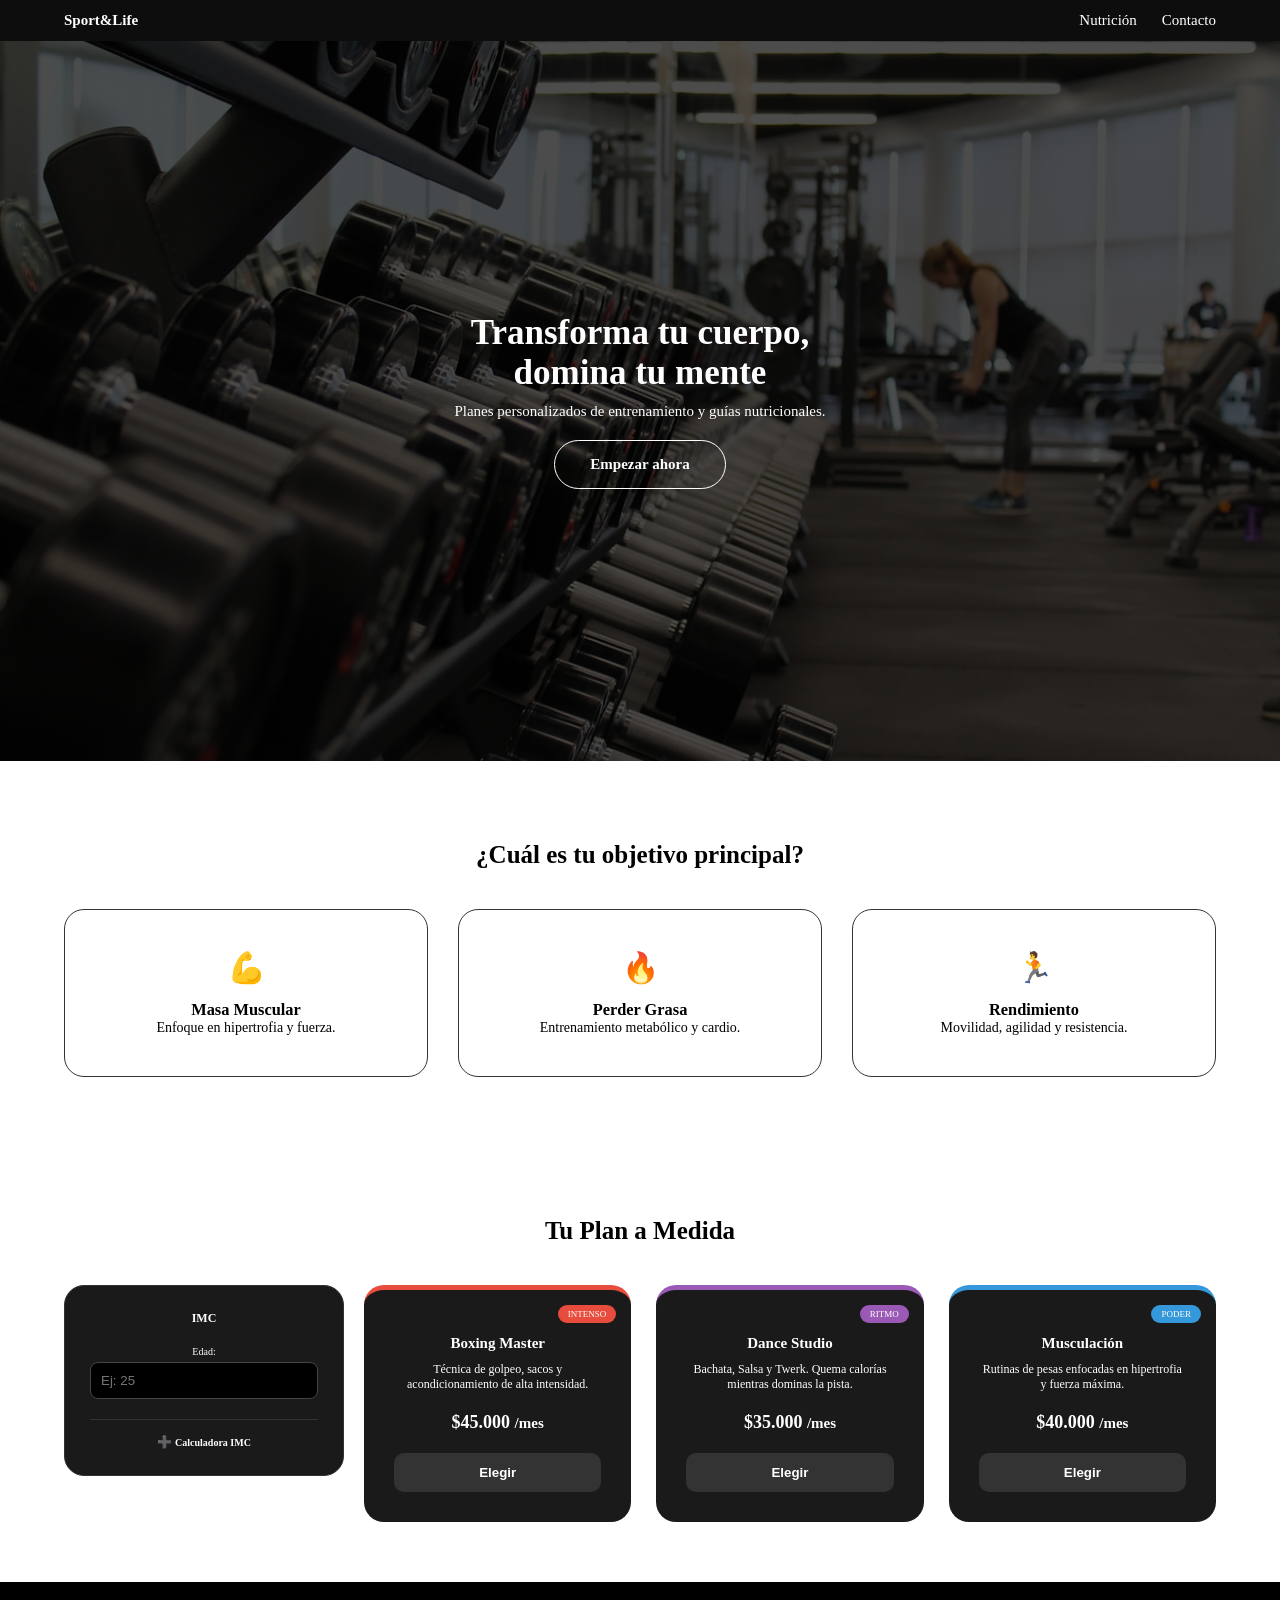
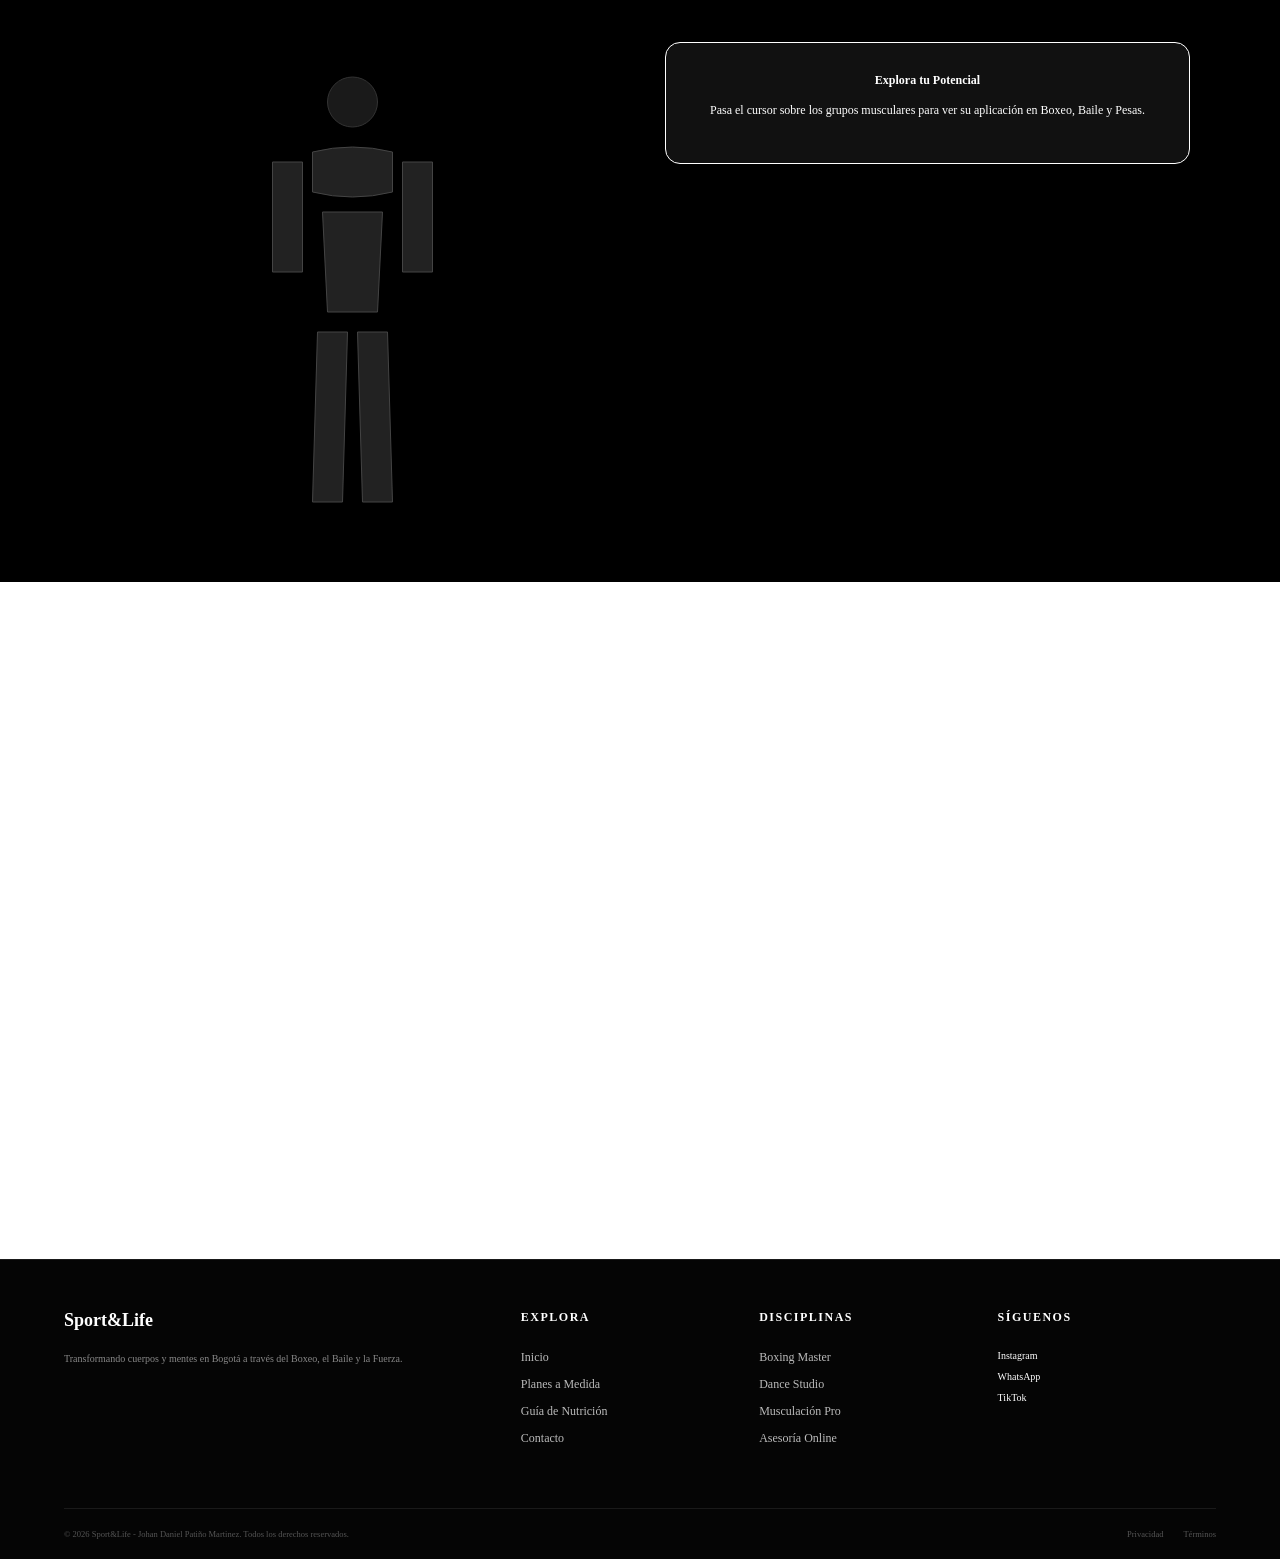
<file: index.html>
<!doctype html>
<html lang="en">
  <head>
    <meta charset="UTF-8" />
    <meta name="viewport" content="width=device-width, initial-scale=1.0" />
    <title>Sport&Life</title>
    <link rel="stylesheet" href="style.css" />
  </head>
  <body>
    <header class="header-main">
      <div class="header-logo">
        <a class="text_primary" href="./index.html"
          >Sport&<span class="text-primary">Life</span></a
        >
      </div>
      <nav class="nav-principal">
        <ul class="nav-list">
          <li class="nav-item">
            <a href="./nutricion.html" target="_blank" class="nav-link"
              >Nutrición</a
            >
          </li>
          <li class="nav-item">
            <a href="./contacto.html" target="_blank" class="nav-link"
              >Contacto</a
            >
          </li>
        </ul>
      </nav>
    </header>

    <main>
      <section class="hero">
        <div class="hero-content">
          <h1>Transforma tu cuerpo, <br />domina tu mente</h1>
          <p>Planes personalizados de entrenamiento y guías nutricionales.</p>
          <a href="#objetivos" class="btn-primary">Empezar ahora</a>
        </div>
      </section>

      <section id="objetivos" class="section-objetivos">
        <h2>¿Cuál es tu objetivo principal?</h2>
        <div class="grid-layout">
          <a href="#" class="card-objetivo">
            <span class="icon">💪</span>
            <h3>Masa Muscular</h3>
            <p>Enfoque en hipertrofia y fuerza.</p>
          </a>
          <a href="#" class="card-objetivo">
            <span class="icon">🔥</span>
            <h3>Perder Grasa</h3>
            <p>Entrenamiento metabólico y cardio.</p>
          </a>
          <a href="#" class="card-objetivo">
            <span class="icon">🏃</span>
            <h3>Rendimiento</h3>
            <p>Movilidad, agilidad y resistencia.</p>
          </a>
        </div>
      </section>

      <section class="section-plans">
        <h2 class="section-title">Tu Plan a Medida</h2>

        <div class="plans-container">
          <aside class="profile-sidebar">
            <div class="profile-card">
              <h3 class="profile-title">IMC</h3>

              <div class="input-group">
                <label>Edad:</label>
                <input type="number" class="input-field" placeholder="Ej: 25" />
              </div>

              <details class="bmi-dropdown">
                <summary class="bmi-summary">Calculadora IMC</summary>
                <div class="bmi-content">
                  <input
                    type="number"
                    id="peso"
                    class="input-field"
                    placeholder="Peso (kg)"
                  />
                  <input
                    type="number"
                    id="estatura"
                    class="input-field"
                    placeholder="Estatura (cm)"
                  />

                  <button
                    type="button"
                    class="btn-select_imc"
                    onclick="calcularIMC()"
                  >
                    Calcular
                  </button>

                  <div id="resultado-imc" class="resultado-box">
                    <span id="imc-numero">0.0</span>
                    <small id="imc-estado"></small>
                  </div>

                  <p class="bmi-note">
                    *El IMC ayuda a definir tu punto de partida.
                  </p>
                </div>
              </details>
            </div>
          </aside>

          <div class="services-grid">
            <article class="service-item service-boxing">
              <div class="service-badge">Intenso</div>
              <h3 class="service-name">Boxing Master</h3>
              <p class="service-desc">
                Técnica de golpeo, sacos y acondicionamiento de alta intensidad.
              </p>
              <div class="service-price">$45.000 <small>/mes</small></div>
              <button class="btn-select">Elegir</button>
            </article>

            <article class="service-item service-dance">
              <div class="service-badge badge-dance">Ritmo</div>
              <h3 class="service-name">Dance Studio</h3>
              <p class="service-desc">
                Bachata, Salsa y Twerk. Quema calorías mientras dominas la
                pista.
              </p>
              <div class="service-price">$35.000 <small>/mes</small></div>
              <button class="btn-select">Elegir</button>
            </article>

            <article class="service-item service-gym">
              <div class="service-badge badge-gym">Poder</div>
              <h3 class="service-name">Musculación</h3>
              <p class="service-desc">
                Rutinas de pesas enfocadas en hipertrofia y fuerza máxima.
              </p>
              <div class="service-price">$40.000 <small>/mes</small></div>
              <button class="btn-select">Elegir</button>
            </article>
          </div>
        </div>
      </section>

      <section class="anatomy-main">
        <div class="anatomy-grid">
          <div class="anatomy-visual">
            <svg viewBox="0 0 300 500" class="svg-body">
              <circle cx="150" cy="60" r="25" class="body-part" />

              <path
                class="muscle-trigger m-pecho"
                d="M110,110 Q150,100 190,110 L190,150 Q150,160 110,150 Z"
              />

              <path
                class="muscle-trigger m-brazos"
                d="M70,120 L100,120 L100,230 L70,230 Z"
              />
              <path
                class="muscle-trigger m-brazos"
                d="M200,120 L230,120 L230,230 L200,230 Z"
              />

              <path
                class="muscle-trigger m-abdomen"
                d="M120,170 L180,170 L175,270 L125,270 Z"
              />

              <path
                class="muscle-trigger m-piernas"
                d="M115,290 L145,290 L140,460 L110,460 Z"
              />
              <path
                class="muscle-trigger m-piernas"
                d="M155,290 L185,290 L190,460 L160,460 Z"
              />
            </svg>
          </div>

          <div class="anatomy-content">
            <div class="info-card-muscle card-default">
              <h2 class="text-white">Explora tu Potencial</h2>
              <p class="text-white">
                Pasa el cursor sobre los grupos musculares para ver su
                aplicación en Boxeo, Baile y Pesas.
              </p>
            </div>

            <div class="info-card-muscle card-pecho">
              <h2 class="text-white">Pectorales (Pecho)</h2>
              <p class="text-white">
                Fundamental para la potencia del "Jab" en boxeo y ejercicios de
                empuje en el gimnasio.
              </p>
              <span class="label">Fuerza Explosiva</span>
            </div>

            <div class="info-card-muscle card-brazos">
              <h2 class="text-white">Bíceps y Tríceps</h2>
              <p class="text-white">
                Soporte vital en ganchos de boxeo y estabilidad en movimientos
                de baile urbano.
              </p>
              <span class="label">Resistencia Muscular</span>
            </div>

            <div class="info-card-muscle card-abdomen">
              <h2 class="text-white">Core (Abdomen)</h2>
              <p class="text-white">
                El centro de gravedad. Crucial para los giros de cadera en la
                Salsa y la estabilidad en el Twerk.
              </p>
              <span class="label">Control y Balance</span>
            </div>

            <div class="info-card-muscle card-piernas">
              <h2 class="text-white">Tren Inferior</h2>
              <p class="text-white">
                La base de todo. Potencia en sentadillas y agilidad extrema en
                los pasos de Bachata.
              </p>
              <span class="label">Potencia Base</span>
            </div>
          </div>
        </div>
      </section>
    </main>

    <footer class="footer-site">
      <div class="footer-container">
        <div class="footer-column branding">
          <h2 class="footer-logo">
            Sport&<span class="text-primary">Life</span>
          </h2>
          <p class="footer-tagline">
            Transformando cuerpos y mentes en Bogotá a través del Boxeo, el
            Baile y la Fuerza.
          </p>
        </div>

        <div class="footer-column">
          <h4 class="footer-title">Explora</h4>
          <ul class="footer-links">
            <li><a href="index.html">Inicio</a></li>
            <li><a href="index.html#planes">Planes a Medida</a></li>
            <li><a href="nutricion.html">Guía de Nutrición</a></li>
            <li><a href="#contacto">Contacto</a></li>
          </ul>
        </div>

        <div class="footer-column">
          <h4 class="footer-title">Disciplinas</h4>
          <ul class="footer-links">
            <li><a href="#">Boxing Master</a></li>
            <li><a href="#">Dance Studio</a></li>
            <li><a href="#">Musculación Pro</a></li>
            <li><a href="#">Asesoría Online</a></li>
          </ul>
        </div>

        <div class="footer-column">
          <h4 class="footer-title">Síguenos</h4>
          <div class="social-icons">
            <a href="#" class="social-link">Instagram</a>
            <a href="#" class="social-link">WhatsApp</a>
            <a href="#" class="social-link">TikTok</a>
          </div>
        </div>
      </div>

      <div class="footer-bottom">
        <p>
          &copy; 2026 Sport&Life - Johan Daniel Patiño Martinez. Todos los
          derechos reservados.
        </p>
        <div class="legal-links">
          <a href="#">Privacidad</a>
          <a href="#">Términos</a>
        </div>
      </div>
    </footer>

    <script src="imc.js"></script>
  </body>
</html>
</file>
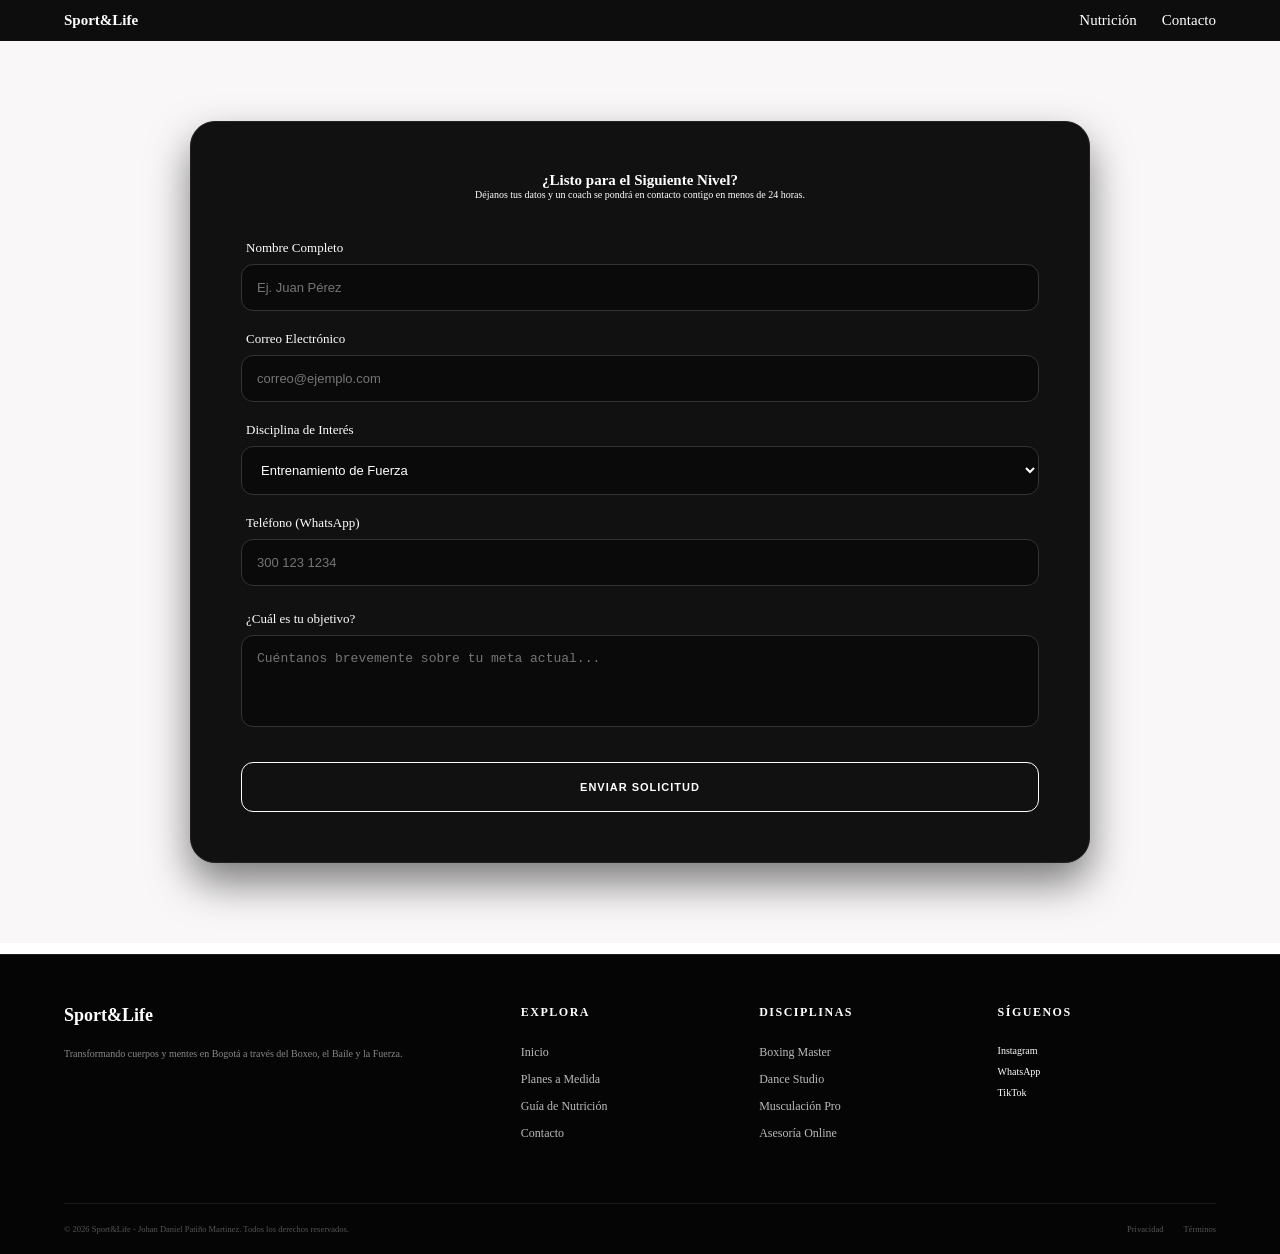
<file: contacto.html>
<!doctype html>
<html lang="en">
  <head>
    <meta charset="UTF-8" />
    <meta name="viewport" content="width=device-width, initial-scale=1.0" />
    <title>Contacto</title>
    <link rel="stylesheet" href="contacto.css" />
  </head>
  <body>
    <header class="header-main">
      <div class="header-logo">
        <a class="text_primary" href="./index.html"
          >Sport&<span class="text-primary">Life</span></a
        >
      </div>
      <nav class="nav-principal">
        <ul class="nav-list">
          <li class="nav-item">
            <a href="./nutricion.html" target="_blank" class="nav-link"
              >Nutrición</a
            >
          </li>
          <li class="nav-item">
            <a href="./contacto.html" target="_blank" class="nav-link"
              >Contacto</a
            >
          </li>
        </ul>
      </nav>
    </header>

    <main>
      <section class="section-contact">
        <div class="contact-container">
          <div class="contact-header">
            <h2 class="section-title">
              ¿Listo para el <span class="text-primary">Siguiente Nivel</span>?
            </h2>
            <p class="text-white">
              Déjanos tus datos y un coach se pondrá en contacto contigo en
              menos de 24 horas.
            </p>
          </div>

          <form action="#" class="contact-form">
            <div class="form-grid">
              <div class="input-group">
                <label for="name" class="text-white">Nombre Completo</label>
                <input
                  type="text"
                  id="name"
                  placeholder="Ej. Juan Pérez"
                  required
                />
              </div>

              <div class="input-group">
                <label for="email" class="text-white">Correo Electrónico</label>
                <input
                  type="email"
                  id="email"
                  placeholder="correo@ejemplo.com"
                  required
                />
              </div>

              <div class="input-group">
                <label for="interest" class="text-white"
                  >Disciplina de Interés</label
                >
                <select id="interest">
                  <option value="pesas">Entrenamiento de Fuerza</option>
                  <option value="boxeo">Boxeo / HIIT</option>
                  <option value="baile">Baile (Salsa, Bachata, Twerk)</option>
                  <option value="nutricion">Asesoría Nutricional</option>
                </select>
              </div>

              <div class="input-group">
                <label for="phone" class="text-white"
                  >Teléfono (WhatsApp)</label
                >
                <input
                  type="tel"
                  id="phone"
                  placeholder="300 123 1234"
                  maxlength="10"
                  pattern="[0-9]{10}"
                  required
                />
              </div>
            </div>

            <div class="input-group">
              <label for="message" class="text-white"
                >¿Cuál es tu objetivo?</label
              >
              <textarea
                id="message"
                rows="4"
                placeholder="Cuéntanos brevemente sobre tu meta actual..."
              ></textarea>
            </div>

            <button type="submit" class="btn-submit">Enviar Solicitud</button>
          </form>
        </div>
      </section>
    </main>

    <footer class="footer-site">
      <div class="footer-container">
        <div class="footer-column branding">
          <h2 class="footer-logo">
            Sport&<span class="text-primary">Life</span>
          </h2>
          <p class="footer-tagline">
            Transformando cuerpos y mentes en Bogotá a través del Boxeo, el
            Baile y la Fuerza.
          </p>
        </div>

        <div class="footer-column">
          <h4 class="footer-title">Explora</h4>
          <ul class="footer-links">
            <li><a href="index.html">Inicio</a></li>
            <li><a href="index.html#planes">Planes a Medida</a></li>
            <li><a href="nutricion.html">Guía de Nutrición</a></li>
            <li><a href="#contacto">Contacto</a></li>
          </ul>
        </div>

        <div class="footer-column">
          <h4 class="footer-title">Disciplinas</h4>
          <ul class="footer-links">
            <li><a href="#">Boxing Master</a></li>
            <li><a href="#">Dance Studio</a></li>
            <li><a href="#">Musculación Pro</a></li>
            <li><a href="#">Asesoría Online</a></li>
          </ul>
        </div>

        <div class="footer-column">
          <h4 class="footer-title">Síguenos</h4>
          <div class="social-icons">
            <a href="#" class="social-link">Instagram</a>
            <a href="#" class="social-link">WhatsApp</a>
            <a href="#" class="social-link">TikTok</a>
          </div>
        </div>
      </div>

      <div class="footer-bottom">
        <p>
          &copy; 2026 Sport&Life - Johan Daniel Patiño Martinez. Todos los
          derechos reservados.
        </p>
        <div class="legal-links">
          <a href="#">Privacidad</a>
          <a href="#">Términos</a>
        </div>
      </div>
    </footer>
  </body>
</html>
</file>
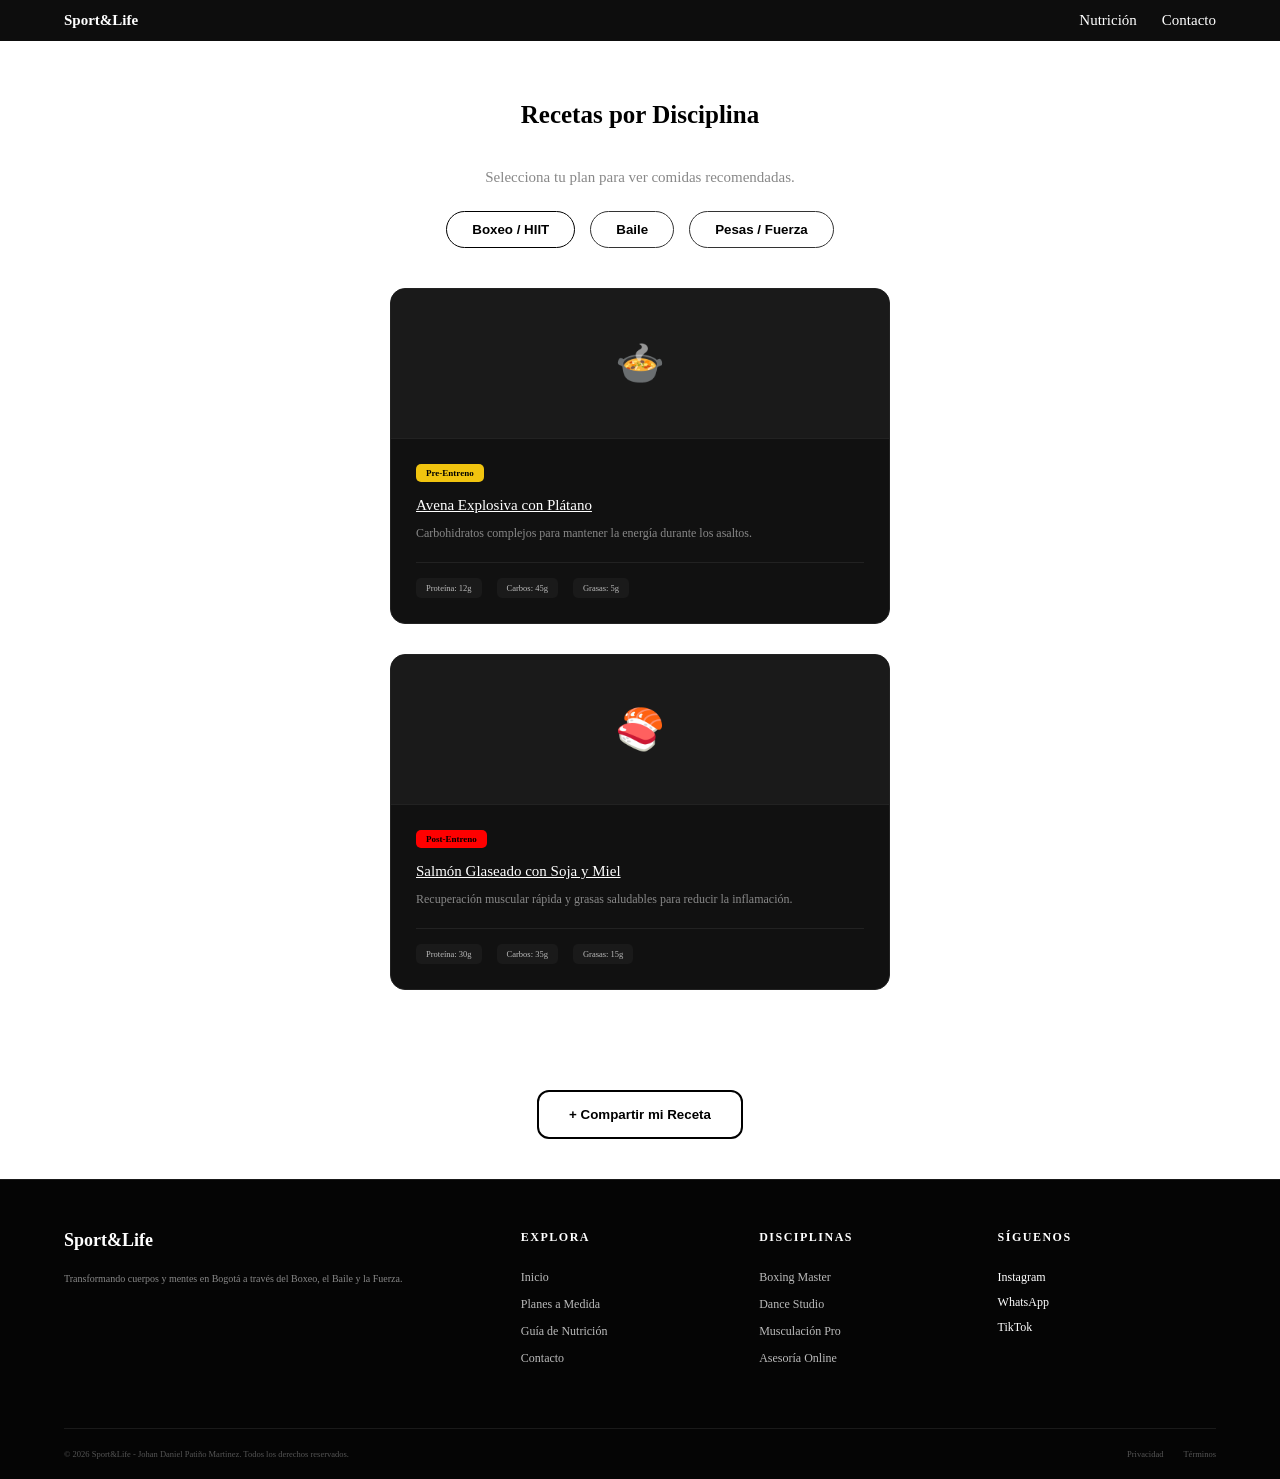
<file: nutricion.html>
<!DOCTYPE html>
<html lang="en">

<head>
    <meta charset="UTF-8">
    <meta name="viewport" content="width=device-width, initial-scale=1.0">
    <title>Nutrición</title>
    <link rel="stylesheet" href="nutricion.css">
</head>

<header class="header-main">
    <div class="header-logo">
        <a class="text_primary" href="./index.html">Sport&<span class="text-primary">Life</span></a>
    </div>
    <nav class="nav-principal">
        <ul class="nav-list">
            <li class="nav-item">
                <a href="./nutricion.html" target="_blank" class="nav-link">Nutrición</a>
            </li>
            <li class="nav-item">
                <a href="./contacto.html" target="_blank" class="nav-link">Contacto</a>
            </li>
        </ul>
    </nav>
</header>

<main>
    <section class="section-recipes">
        <div class="recipes-header">
            <h2 class="section-title text-white">Recetas por <span class="text-primary">Disciplina</span></h2>
            <p class="text-muted">Selecciona tu plan para ver comidas recomendadas.</p>

            <div class="recipe-filters">
                <button class="filter-btn active" onclick="filterRecipes('boxing')">Boxeo / HIIT</button>
                <button class="filter-btn" onclick="filterRecipes('dance')">Baile</button>
                <button class="filter-btn" onclick="filterRecipes('gym')">Pesas / Fuerza</button>
            </div>
        </div>

        <div class="recipes-grid">

            <article class="recipe-card recipe-boxing">
                <div class="recipe-img-placeholder">🍲</div>
                <div class="recipe-content">
                    <span class="recipe-tag tag-carbo">Pre-Entreno</span>
                    <a class="recipe-title" href="https://www.youtube.com/shorts/eiDr1tRlnSM" target="_blank">Avena Explosiva con Plátano</a>
                    <p class="recipe-desc">Carbohidratos complejos para mantener la energía durante los asaltos.</p>
                    <ul class="recipe-macros">
                        <li>Proteína: 12g</li>
                        <li>Carbos: 45g</li>
                        <li>Grasas: 5g</li>
                    </ul>
                </div>
            </article>

            <article class="recipe-card recipe-boxing">
                <div class="recipe-img-placeholder">🍣</div>
                <div class="recipe-content">
                    <span class="recipe-tag tag-proteina">Post-Entreno</span>
                    <a class="recipe-title" href="https://www.youtube.com/watch?v=4L2Iugyx2H0" target="_blank">Salmón Glaseado con Soja y Miel</a>
                    <p class="recipe-desc">Recuperación muscular rápida y grasas saludables para reducir la inflamación.
                    </p>
                    <ul class="recipe-macros">
                        <li>Proteína: 30g</li>
                        <li>Carbos: 35g</li>
                        <li>Grasas: 15g</li>
                    </ul>
                </div>
            </article>

            <article class="recipe-card recipe-dance" style="display: none;">
                <div class="recipe-img-placeholder">🥤</div>
                <div class="recipe-content">
                    <span class="recipe-tag tag-carbo">Hidratación</span>
                    <a class="recipe-title" href="https://www.youtube.com/watch?v=8_n1KkzNO2A" target="_blank">Smoothie Tropical de Coco</a>
                    <p class="recipe-desc">Electrolitos naturales y azúcares de rápida absorción para agilidad en la
                        pista.</p>
                    <ul class="recipe-macros">
                        <li>Proteína: 5g</li>
                        <li>Carbos: 30g</li>
                        <li>Grasas: 8g</li>
                    </ul>
                </div>
            </article>

            <article class="recipe-card recipe-dance" style="display: none;">
                <div class="recipe-img-placeholder">🥗</div>
                <div class="recipe-content">
                    <span class="recipe-tag tag-grasa">Almuerzo Ligero</span>
                    <a class="recipe-title" href="https://www.youtube.com/watch?v=08nl_G_YlE0" target="_blank">Ensalada de Atún y Aguacate</a>
                    <p class="recipe-desc">Ligera para no sentir pesadez, con grasas que mantienen la saciedad.</p>
                    <ul class="recipe-macros">
                        <li>Proteína: 25g</li>
                        <li>Carbos: 10g</li>
                        <li>Grasas: 18g</li>
                    </ul>
                </div>
            </article>

            <article class="recipe-card recipe-gym" style="display: none;">
                <div class="recipe-img-placeholder">🥩</div>
                <div class="recipe-content">
                    <span class="recipe-tag tag-proteina">Hipertrofia</span>
                    <a class="recipe-title" href="https://www.youtube.com/watch?v=ZpPJvCtR0gc" target="_blank">Bife de Chorizo con Batata</a>
                    <p class="recipe-desc">Alta carga de proteína y carbohidratos densos para la construcción muscular.
                    </p>
                    <ul class="recipe-macros">
                        <li>Proteína: 45g</li>
                        <li>Carbos: 50g</li>
                        <li>Grasas: 20g</li>
                    </ul>
                </div>
            </article>

            <article class="recipe-card recipe-gym" style="display: none;">
                <div class="recipe-img-placeholder">🍳</div>
                <div class="recipe-content">
                    <span class="recipe-tag tag-proteina">Desayuno Anabólico</span>
                    <a class="recipe-title" href="https://www.youtube.com/watch?v=60yPBzgkb04" target="_blank">Omelette de Claras y Espinaca</a>
                    <p class="recipe-desc">Proteína limpia para empezar el día con el metabolismo a tope.</p>
                    <ul class="recipe-macros">
                        <li>Proteína: 28g</li>
                        <li>Carbos: 5g</li>
                        <li>Grasas: 10g</li>
                    </ul>
                </div>
            </article>

        </div>
    </section>

    <div class="share-recipe-container">
        <button class="btn-share-recipe" onclick="toggleModal()">+ Compartir mi Receta</button>
    </div>

</main>

<footer class="footer-site">
    <div class="footer-container">
        <div class="footer-column branding">
            <h2 class="footer-logo">Sport&<span class="text-primary">Life</span></h2>
            <p class="footer-tagline">Transformando cuerpos y mentes en Bogotá a través del Boxeo, el Baile y la Fuerza.
            </p>
        </div>

        <div class="footer-column">
            <h4 class="footer-title">Explora</h4>
            <ul class="footer-links">
                <li><a href="index.html">Inicio</a></li>
                <li><a href="index.html#planes">Planes a Medida</a></li>
                <li><a href="nutricion.html">Guía de Nutrición</a></li>
                <li><a href="#contacto">Contacto</a></li>
            </ul>
        </div>

        <div class="footer-column">
            <h4 class="footer-title">Disciplinas</h4>
            <ul class="footer-links">
                <li><a href="#">Boxing Master</a></li>
                <li><a href="#">Dance Studio</a></li>
                <li><a href="#">Musculación Pro</a></li>
                <li><a href="#">Asesoría Online</a></li>
            </ul>
        </div>

        <div class="footer-column">
            <h4 class="footer-title">Síguenos</h4>
            <div class="social-icons">
                <a href="#" class="social-link">Instagram</a>
                <a href="#" class="social-link">WhatsApp</a>
                <a href="#" class="social-link">TikTok</a>
            </div>
        </div>
    </div>

    <div class="footer-bottom">
        <p>&copy; 2026 Sport&Life - Johan Daniel Patiño Martinez. Todos los derechos reservados.</p>
        <div class="legal-links">
            <a href="#">Privacidad</a>
            <a href="#">Términos</a>
        </div>
    </div>
</footer>

<script src="imc.js"></script>
</body>

</html>
</file>
<file: style.css>
* {
    margin: 0px;
    padding: 0px;
    box-sizing: border-box;
}

html {
    font-size: 62.5%;
    scroll-behavior: smooth;
}

body {
    display: flex;
    flex-direction: column;
    min-height: 100vh;
    flex-wrap: wrap;
}

main{
    margin-bottom: 0%;
    padding-bottom: 0%;
}

:root {
    --primary-color: #2ecc71;/ --dark-bg: #1a1a1a;
    --light-text: #f4f4f4;
    --accent-color: #e74c3c;
    --color-boxing: #e74c3c;
    --color-dance: #9b59b6;
    --color-gym: #3498db;
    --bg-panel: #1a1a1a;
}

.header-main {
    display: flex;
    justify-content: space-between;
    align-items: center;
    padding: 1.2rem 5%;
    background: rgba(0, 0, 0, 0.95);
    position: sticky;
    top: 0;
    z-index: 1000;
    color: white;
    list-style: none;
}

.header-logo {
    font-size: 1.5rem;
    font-weight: bold;


    .text_primary {
        text-decoration: none;
        color: white;
    }

}

.tex_primary {
    text-decoration: none;
    list-style: none;
    color: white;
}

.nav-list {
    display: flex;
    list-style: none;
    gap: 25px;
}

.nav-link {
    color: var(--text-main);
    text-decoration: none;
    font-size: 1.5rem;
    transition: 0.3s;
}

.nav-link:hover {
    color: var(--primary);
}

.hero {
    height: 80vh;
    background: linear-gradient(rgba(0, 0, 0, 0.7), rgba(0, 0, 0, 0.7)),
        url('./Imagenes/photo-1534438327276-14e5300c3a48.jpeg');
    background-size: cover;
    background-position: center;
    display: flex;
    align-items: center;
    justify-content: center;
    text-align: center;
    color: white;
    font-size: 1.5rem;
}

.hero h1 {
    font-size: 3.5rem;
    margin-bottom: 1rem;
}

.btn-primary {
    display: inline-block;
    background: var(--primary);
    color: white;
    padding: 15px 35px;
    border-radius: 50px;
    text-decoration: none;
    font-weight: bold;
    margin-top: 20px;
    transition: var(--transition);
    border: 1px solid white;
}

.btn-primary:hover {
    transform: scale(1.05);
    box-shadow: 0 0 20px white;
}


section {
    padding: 80px 5%;
    text-align: center;
}

section h2 {
    margin-bottom: 40px;
    font-size: 2.5rem;
}

.grid-layout {
    display: grid;
    grid-template-columns: repeat(auto-fit, minmax(280px, 1fr));
    gap: 30px;
    max-width: 1200px;
    margin: 0 auto;
    color: black;
}


.card-objetivo {
    background: white;
    padding: 40px;
    border-radius: 20px;
    text-decoration: none;
    color: black;
    border: 1px solid #333;
    transition: var(--transition);
    font-size: 1.4rem;
}

.card-objetivo:hover {
    border-color: var(--primary);
    background: white;
    transform: translateY(-10px);
}

.card-objetivo .icon {
    font-size: 3rem;
    display: block;
    margin-bottom: 15px;
}

main section:last-of-type {
    margin-bottom: 0;
    padding-bottom: 40px;
}

/* Tarjetas de Rutinas */
.section-plans {
    padding: 60px 5%;
    max-width: 1300px;
    margin: 0 auto;
}

.plans-container {
    display: grid;
    grid-template-columns: 300px 1fr;
}

/* Perfil */
.profile-card {
    background: var(--bg-panel);
    padding: 25px;
    border-radius: 20px;
    border: 1px solid #333;
    position: sticky;
    top: 100px;
    margin-right: 20px;
    color: white;
}

.profile-title {
    margin-bottom: 20px;
    font-size: 1.2rem;
}

.input-group {
    margin-bottom: 15px;
}

.input-field {
    width: 100%;
    padding: 10px;
    background: #000;
    border: 1px solid #444;
    border-radius: 8px;
    color: white;
    margin-top: 5px;
}

/* IMC */
.bmi-dropdown {
    margin-top: 20px;
    border-top: 1px solid #333;
    padding-top: 15px;
}

.bmi-summary {
    cursor: pointer;
    font-weight: bold;
    color: var(--primary);
    list-style: none;
}

.bmi-summary::before {
    content: '➕ ';
    font-size: 1.2rem;
}

.bmi-content {
    padding-top: 15px;
    animation: slideDown 0.3s ease;
}

.btn-select_imc {
    margin-top: 8px;
    margin-bottom: 8px;
    background: rgb(49, 48, 48);
    color: white;
    padding: 5px;
    width: 100%;
    border: none;
    cursor: pointer;
    border-radius: 8px;
    font-weight: bold;
}

/* Servicios */
.services-grid {
    display: grid;
    grid-template-columns: repeat(auto-fit, minmax(250px, 1fr));
    gap: 25px;
    color: white;
}

.service-item {
    background: var(--bg-panel);
    padding: 30px;
    border-radius: 20px;
    position: relative;
    overflow: hidden;
    transition: 0.3s;
}

.service-item:hover {
    transform: translateY(-10px);
}


.service-boxing {
    border-top: 5px solid var(--color-boxing);
}

.service-dance {
    border-top: 5px solid var(--color-dance);
}

.service-gym {
    border-top: 5px solid var(--color-gym);
}

.service-badge {
    position: absolute;
    top: 15px;
    right: 15px;
    font-size: .9rem;
    padding: 4px 10px;
    border-radius: 20px;
    background: var(--color-boxing);
    text-transform: uppercase;
}

.badge-dance {
    background: var(--color-dance);
}

.badge-gym {
    background: var(--color-gym);
}

.service-name {
    margin: 15px 0 10px;
    font-size: 1.5rem;
}

.service-desc {
    color: var(--text-muted);
    font-size: 1.2rem;
    margin-bottom: 20px;
}

.service-price {
    font-size: 1.8rem;
    font-weight: bold;
    color: var(--text-main);
    margin-bottom: 20px;
}

.btn-select {
    width: 100%;
    padding: 12px;
    border: none;
    border-radius: 10px;
    background: #333;
    color: white;
    font-weight: bold;
    cursor: pointer;
    transition: 0.3s;
}

.service-item:hover .btn-select {
    background: gray;
}

.anatomy-main {
    background: #000;
    min-height: auto;
    padding: 60px 5% 0px 5%;
    display: flex;
    justify-content: center;
    align-items: center;
    color: white;
    margin-bottom: 0%;
}

.anatomy-grid {
    display: grid;
    grid-template-columns: 1fr 1fr;
    gap: 50px;
    max-width: 1100px;
    width: 100%;
    color: white;
}


.text-white {
    color: #ffffff !important;
    margin-bottom: 15px;
    font-size: 1.2rem;
}

/* Estilos del SVG */
.svg-body {
    width: 100%;
    max-height: 500px;
    display: block;
}

.body-part {
    fill: #1a1a1a;
    stroke: #333;
}

.muscle-trigger {
    fill: #222;
    stroke: #444;
    cursor: pointer;
    transition: all 0.3s ease;
}


.muscle-trigger:hover {
    fill: var(--primary);
    filter: drop-shadow(0 0 15px var(--primary));
}

/* TARJETAS */

.anatomy-content {
    position: relative;
    height: 300px;
}

.info-card-muscle {
    position: absolute;
    top: 0;
    left: 0;
    width: 100%;
    padding: 30px;
    background: #111;
    border-radius: 15px;
    border: 1px solid white;
    opacity: 0;
    visibility: hidden;
    transform: translateY(20px);
    transition: 0.4s cubic-bezier(0.4, 0, 0.2, 1);
    color: white;
}

.label {
    display: inline-block;
    background: var(--primary);
    color: white;
    font-weight: bold;
    padding: 5px 12px;
    border-radius: 5px;
    font-size: 1.3rem;
}


.card-default {
    opacity: 1;
    visibility: visible;
    transform: translateY(0);
}


.anatomy-grid:has(.muscle-trigger:hover) .card-default {
    opacity: 0;
    visibility: hidden;
}

.anatomy-grid:has(.m-pecho:hover) .card-pecho {
    opacity: 1;
    visibility: visible;
    transform: translateY(0);
}


.anatomy-grid:has(.m-brazos:hover) .card-brazos {
    opacity: 1;
    visibility: visible;
    transform: translateY(0);
}


.anatomy-grid:has(.m-abdomen:hover) .card-abdomen {
    opacity: 1;
    visibility: visible;
    transform: translateY(0);
}


.anatomy-grid:has(.m-piernas:hover) .card-piernas {
    opacity: 1;
    visibility: visible;
    transform: translateY(0);
}

footer {
    margin-top: 0%;
}   

.footer-site {
    background: #050505;
    color: #fff;
    padding: 50px 5% 20px 5%;
    border-top: 1px solid #1a1a1a;
    margin-top: 0;
}

.footer-container {
    max-width: 1200px;
    margin: 0 auto;
    display: grid;
    grid-template-columns: 2fr 1fr 1fr 1fr;
    gap: 20px;
    margin-bottom: 50px;
}

.footer-logo {
    font-size: 1.8rem;
    font-weight: 800;
    margin-bottom: 20px;
}

.footer-tagline {
    color: #888;
    line-height: 1.6;
    font-size: 1rem;
}

.footer-title {
    font-size: 1.2rem;
    margin-bottom: 25px;
    text-transform: uppercase;
    letter-spacing: 1.5px;
    color: white;
}

.footer-links {
    list-style: none;
    padding: 0;
    font-size: 1rem;
}

.footer-links li {
    margin-bottom: 12px;
}

.footer-links a {
    color: #bbb;
    text-decoration: none;
    transition: 0.3s;
    font-size: 1.2rem;
}

.footer-links a:hover {
    color: var(--primary);
    padding-left: 5px;
}

.social-icons {
    display: flex;
    flex-direction: column;
    gap: 10px;
}

.social-link {
    color: #fff;
    text-decoration: none;
    font-size: 1rem;
    transition: 0.3s;
}

.social-link:hover {
    color: var(--primary);
}

.footer-bottom {
    max-width: 1200px;
    margin: 0 auto;
    padding-top: 20px;
    border-top: 1px solid #1a1a1a;
    display: flex;
    justify-content: space-between;
    align-items: center;
    color: #555;
    font-size: 0.85rem;
}

.legal-links {
    display: flex;
    gap: 20px;
}

.legal-links a {
    color: #555;
    text-decoration: none;
}

.legal-links a:hover {
    font-size: 1.2 rem;
    color: #888;
}


@keyframes slideDown {
    from {
        opacity: 0;
        transform: translateY(-10px);
    }

    to {
        opacity: 1;
        transform: translateY(0);
    }
}

@media (max-width: 1024px) {
    html {
        font-size: 55%;
    }

    .hero h1 {
        font-size: 3rem;
    }
}

@media (max-width: 900px) {

    .plans-container {
        grid-template-columns: 1fr;
        gap: 40px;
    }

    .profile-card {
        position: static;
        margin-right: 0;
        width: 100%;
    }


    .anatomy-grid {
        grid-template-columns: 1fr;
        text-align: center;
    }

    .anatomy-content {
        order: -1;
        height: auto;
        min-height: 250px;
    }

}

@media (max-width: 600px) {


    .nav-list {
        gap: 15px;
        flex-wrap: wrap;
        justify-content: center;
    }

    .hero {
        height: 60vh;
    }

    .hero h1 {
        font-size: 2.5rem;
    }


    .grid-layout,
    .services-grid {
        grid-template-columns: 1fr;
    }


}
</file>
<file: contacto.css>
* {
    margin: 0px;
    padding: 0px;
    box-sizing: border-box;
}

html {
    font-size: 62.5%;
    scroll-behavior: smooth;
}

body {
    display: flex;
    flex-direction: column;
    min-height: 100vh;
    flex-wrap: wrap;
}

:root {
    --primary-color: #2ecc71;/ --dark-bg: #1a1a1a;
    --light-text: #f4f4f4;
    --accent-color: #e74c3c;
    --color-boxing: #e74c3c;
    --color-dance: #9b59b6;
    --color-gym: #3498db;
    --bg-panel: #1a1a1a;
}

.header-main {
    display: flex;
    justify-content: space-between;
    align-items: center;
    padding: 1.2rem 5%;
    background: rgba(0, 0, 0, 0.95);
    position: sticky;
    top: 0;
    z-index: 1000;
    color: white;
}

.header-logo {
    font-size: 1.5rem;
    font-weight: bold;


    .text_primary {
        text-decoration: none;
        color: white;
    }

}

.nav-list {
    display: flex;
    list-style: none;
    gap: 25px;
}

.nav-link {
    color: var(--text-main);
    text-decoration: none;
    font-size: 1.5rem;
    transition: 0.3s;
}

.nav-link:hover {
    color: var(--primary);
}

.section-contact {
    padding: 80px 5%;
    background: #f9f7f7;
}

.contact-container {
    max-width: 900px;
    margin: 0 auto;
    background: #111;
    padding: 50px;
    border-radius: 25px;
    border: 1px solid #222;
    box-shadow: 0 20px 40px rgba(0, 0, 0, 0.5);
    color: white;
}

.contact-header {
    text-align: center;
    margin-bottom: 40px;
}

/* El Formulario */
.contact-form {
    display: flex;
    flex-direction: column;
    gap: 25px;
    color: white;
}

.form-grid {
    display: grid;
    grid-template-columns: 1fr 1fr;
    gap: 20px;
}

.input-group {
    display: flex;
    flex-direction: column;
    gap: 8px;
    grid-column: span 2;
    ;
    resize: none;
}


/* Estilo de los Inputs y Selects */
.input-group label {
    font-size: 1.3rem;
    font-weight: 500;
    margin-left: 5px;
}

.input-group input,
.input-group select,
.input-group textarea {
    background: #0a0a0a;
    border: 1px solid #333;
    padding: 15px;
    border-radius: 12px;
    color: #fff;
    font-size: 1.3rem;
    outline: none;
    transition: all 0.3s ease;
    resize: none;
}


.input-group input:focus,
.input-group select:focus,
.input-group textarea:focus {
    border-color: var(--primary);
    background: #151515;
    box-shadow: 0 0 10px rgba(46, 204, 113, 0.2);
}


.btn-submit {
    background: var(--primary);
    color: #000;
    padding: 18px;
    border: 1px solid white;
    border-radius: 12px;
    font-size: 1.1rem;
    font-weight: 800;
    cursor: pointer;
    text-transform: uppercase;
    letter-spacing: 1px;
    transition: all 0.3s ease;
    margin-top: 10px;
    color: white;
}

.btn-submit:hover {
    transform: translateY(-3px);
    box-shadow: 0 10px 10px white;
    filter: brightness(1.1);
}

.footer-site {
    background: #050505;
    color: #fff;
    padding: 50px 5% 20px 5%;
    border-top: 1px solid #1a1a1a;
    margin-top: 0;
}

.footer-container {
    max-width: 1200px;
    margin: 0 auto;
    display: grid;
    grid-template-columns: 2fr 1fr 1fr 1fr;
    gap: 20px;
    margin-bottom: 50px;
}

.footer-logo {
    font-size: 1.8rem;
    font-weight: 800;
    margin-bottom: 20px;
}

.footer-tagline {
    color: #888;
    line-height: 1.6;
    font-size: 1rem;
}

.footer-title {
    font-size: 1.2rem;
    margin-bottom: 25px;
    text-transform: uppercase;
    letter-spacing: 1.5px;
    color: white;
}

.footer-links {
    list-style: none;
    padding: 0;
    font-size: 1rem;
}

.footer-links li {
    margin-bottom: 12px;
}

.footer-links a {
    color: #bbb;
    text-decoration: none;
    transition: 0.3s;
    font-size: 1.2rem;
}

.footer-links a:hover {
    color: var(--primary);
    padding-left: 5px;
}

.social-icons {
    display: flex;
    flex-direction: column;
    gap: 10px;
}

.social-link {
    color: #fff;
    text-decoration: none;
    font-size: 1rem;
    transition: 0.3s;
}

.social-link:hover {
    color: var(--primary);
}

.footer-bottom {
    max-width: 1200px;
    margin: 0 auto;
    padding-top: 20px;
    border-top: 1px solid #1a1a1a;
    display: flex;
    justify-content: space-between;
    align-items: center;
    color: #555;
    font-size: 0.85rem;
}

.legal-links {
    display: flex;
    gap: 20px;
}

.legal-links a {
    color: #555;
    text-decoration: none;
}

.legal-links a:hover {
    font-size: 1.2 rem;
    color: #888;
}

@media (max-width: 768px) {
    .form-grid {
        grid-template-columns: 1fr;
    }

    .nav-list {
        gap: 15px;
        flex-wrap: wrap;
        justify-content: center;
    }

    .full-width {
        grid-column: span 1;
    }

    .contact-container {
        padding: 30px 20px;
    }
}

@media (max-width: 600px) {
    .form-grid {
        grid-template-columns: 1fr;
    }

    .nav-list {
        gap: 15px;
        flex-wrap: wrap;
        justify-content: center;
    }

    .full-width {
        grid-column: span 1;
    }

    .contact-container {
        padding: 30px 20px;
    }
}

@media (max-width: 450px) {
    .form-grid {
        grid-template-columns: 1fr;
    }

    .nav-list {
        gap: 15px;
        flex-wrap: wrap;
        justify-content: center;
    }

    .full-width {
        grid-column: span 1;
    }

    .contact-container {
        padding: 30px 20px;
    }
}
</file>
<file: nutricion.css>
* {
    margin: 0px;
    padding: 0px;
    box-sizing: border-box;
}

html {
    font-size: 62.5%;
    scroll-behavior: smooth;
}

body {
    display: flex;
    flex-direction: column;
    min-height: 100vh;
    flex-wrap: wrap;

}

:root {
    --primary-color: #2ecc71;/ --dark-bg: #1a1a1a;
    --light-text: #f4f4f4;
    --accent-color: #e74c3c;
    --color-boxing: #e74c3c;
    --color-dance: #9b59b6;
    --color-gym: #3498db;
    --bg-panel: #1a1a1a;
}


.header-main {
    display: flex;
    justify-content: space-between;
    align-items: center;
    padding: 1.2rem 5%;
    background: rgba(0, 0, 0, 0.95);
    position: sticky;
    top: 0;
    z-index: 1000;
    color: white;
}

.header-logo {
    font-size: 1.5rem;
    font-weight: bold;


    .text_primary {
        text-decoration: none;
        color: white;
    }

}

.nav-list {
    display: flex;
    list-style: none;
    gap: 25px;
}

.nav-link {
    color: var(--text-main);
    text-decoration: none;
    font-size: 1.5rem;
    transition: 0.3s;
}

.nav-link:hover {
    color: var(--primary);
}

/* Tarjetas de Macros */
.macro-card {   
    background: #111;
    padding: 30px;
    border-radius: 20px;
    border: 1px solid #222;
    text-align: center;
    transition: 0.3s ease;
    color: white;
    margin-top: 10px;
}

.section-title {
    text-align: center;
    font-size: 2.5rem;
    margin-bottom: 40px;
    color: black;
}

.macro-card:hover {
    border-color: white;
    transform: translateY(-5px);
}

.macro-header {
    display: flex;
    align-items: center;
    gap: 15px;
    margin-bottom: 15px;
}

.macro-icon {
    font-size: 2rem;

}


.progress-container {
    background: #222;
    height: 10px;
    border-radius: 5px;
    margin-top: 20px;
    color: white;
}

.progress-bar {
    height: 100%;
    border-radius: 5px;
    background: var(--primary);
}

.p-proteina {
    width: 85%;
    background: red;
}

.p-carbos {
    width: 65%;
    background: #f1c40f;
}

.p-grasas {
    width: 45%;
    background: #3498db;
}



.food-table {
    max-width: 900px;
    margin: 0 auto;
    background: #111;
    border-radius: 15px;
    overflow: hidden;
    border: 1px solid #222;
    color: white;
}

.food-row {
    display: grid;
    grid-template-rows: 1fr 1fr 1fr;
    padding: 20px;
    border-bottom: 1px solid #222;
    align-items: center;
    color: white;
}

.header-row {
    background: #1a1a1a;
    font-weight: bold;
    color: var(--primary);
}

.tag-proteina,
.tag-carbo,
.tag-grasa {
    padding: 5px 10px;
    border-radius: 5px;
    font-size: 0.75rem;
    font-weight: bold;
    width: fit-content;
    color: white;
}

.tag-proteina {
    background: red;
}

.tag-carbo {
    background: #f1c40f;
}

.tag-grasa {
    background: #3498db;
}


.text-muted {
    color: #888;
    font-size: 1.5rem;
}

.section-recipes {
    padding: 60px 5%;
    max-width: 1200px;
    margin: 0 auto;
}

.recipes-header {
    text-align: center;
    margin-bottom: 40px;
}

/* Filtros */
.recipe-filters {
    display: flex;
    justify-content: center;
    gap: 15px;
    margin-top: 25px;
    flex-wrap: wrap;
}

.filter-btn {
    background: transparent;
    border: 1px solid #333;
    color: black;
    padding: 10px 25px;
    border-radius: 30px;
    cursor: pointer;
    font-weight: 600;
    transition: all 0.3s ease;
}

.filter-btn:hover {
    border-color: var(--primary);
    color: var(--primary);
    box-shadow: 0 5px 15px black;
}

.filter-btn.active {
    background: var(--primary);
    color: #000;
    border-color: var(--primary);
}

/* Grid de Tarjetas */
.recipes-grid {
    display: flex;
    flex-direction: column;
    gap: 30px;
    align-items: center;
}


.recipe-card {
    background: #111;
    border-radius: 15px;
    border: 1px solid #222;
    overflow: hidden;
    transition: transform 0.3s ease, border-color 0.3s ease;
    display: flex;
    flex-direction: column;
    width: 500px;
}

.recipe-card:hover {
    transform: translateY(-5px);
    border-color: #444;
}

.recipe-img-placeholder {
    height: 150px;
    background: #1a1a1a;
    display: flex;
    align-items: center;
    justify-content: center;
    font-size: 4rem;
    border-bottom: 1px solid #222;
}

.recipe-content {
    padding: 25px;
    flex-grow: 1;
    display: flex;
    flex-direction: column;
    font-size: 1.2rem;
}

.recipe-tag {
    align-self: flex-start;
    font-size: 0.90rem;
    padding: 4px 10px;
    border-radius: 5px;
    margin-bottom: 15px;
    font-weight: bold;
    color: #000;
}

.recipe-title {
    color: #fff;
    margin-bottom: 10px;
    font-size: 1.5rem;
    list-style: none;
}

.recipe-desc {
    color: #888;
    font-size: 1.2rem;
    line-height: 1.5;
    margin-bottom: 20px;
    flex-grow: 1;
}

.recipe-macros {
    list-style: none;
    padding: 0;
    display: flex;
    gap: 15px;
    border-top: 1px solid #222;
    padding-top: 15px;
    font-size: 0.85rem;
    color: #bbb;
}

.recipe-macros li {
    background: #1a1a1a;
    padding: 5px 10px;
    border-radius: 5px;
}

/* Botón de compartir */
.share-recipe-container {
    text-align: center;
    margin-top: 40px;
}

.btn-share-recipe {
    background: transparent;
    border: 2px solid black;
    color: var(--primary);
    padding: 15px 30px;
    border-radius: 12px;
    cursor: pointer;
    font-weight: bold;
    transition: 0.3s;   
    margin-bottom: 40px;
}

.btn-share-recipe:hover {
    background: var(--primary);
    color: #000;
}

.footer-site {
    background: #050505;
    color: #fff;
    padding: 50px 5% 20px 5%;
    border-top: 1px solid #1a1a1a;
    margin-top: 0;
}

.footer-container {
    max-width: 1200px;
    margin: 0 auto;
    display: grid;
    grid-template-columns: 2fr 1fr 1fr 1fr;
    gap: 20px;
    margin-bottom: 50px;
}

.footer-logo {
    font-size: 1.8rem;
    font-weight: 800;
    margin-bottom: 20px;
}

.footer-tagline {
    color: #888;
    line-height: 1.6;
    font-size: 1rem;
}

.footer-title {
    font-size: 1.2rem;
    margin-bottom: 25px;
    text-transform: uppercase;
    letter-spacing: 1.5px;
    color: white;
}

.footer-links {
    list-style: none;
    padding: 0;
    font-size: 1rem;
}

.footer-links li {
    margin-bottom: 12px;
}

.footer-links a {
    color: #bbb;
    text-decoration: none;
    transition: 0.3s;
    font-size: 1.2rem;
}

.footer-links a:hover {
    color: var(--primary);
    padding-left: 5px;
}

.social-icons {
    display: flex;
    flex-direction: column;
    gap: 10px;
}

.social-link {
    color: #fff;
    text-decoration: none;
    font-size: 1.2rem;
    transition: 0.3s;
}

.social-link:hover {
    color: var(--primary);
}

.footer-bottom {
    max-width: 1200px;
    margin: 0 auto;
    padding-top: 20px;
    border-top: 1px solid #1a1a1a;
    display: flex;
    justify-content: space-between;
    align-items: center;
    color: #555;
    font-size: 0.85rem;
}

.legal-links {
    display: flex;
    gap: 20px;
}

.legal-links a {
    color: #555;
    text-decoration: none;
}

.legal-links a:hover {
    font-size: 1.2 rem;
    color: #888;
}

@media (max-width: 900px) {
    .plans-container {
        grid-template-columns: 1fr;
    }

    .profile-sidebar {
        order: -1;
    }
}

@media (max-width: 600px) {

    .nav-list {
        gap: 15px;
        flex-wrap: wrap;
        justify-content: center;
    }

    .anatomy-grid {
        grid-template-columns: 1fr;
    }

    .anatomy-content {
        height: 250px;
        order: -1;
    }
}

@media (max-width: 500px) {

}



@media (max-width: 768px) {

    .nav-list {
        gap: 15px;
        flex-wrap: wrap;
        justify-content: center;
    }

    .anatomy-grid {
        grid-template-columns: 1fr;
    }

    .anatomy-content {
        height: 250px;
        order: -1;
    }
}

@media (max-width: 450px) {

    .nav-list {
        gap: 15px;
        flex-wrap: wrap;
        justify-content: center;
    }
    
    .anatomy-grid {
        grid-template-columns: 1fr;
    }

    .anatomy-content {
        height: 250px;
        order: -1;
    }
}
</file>
